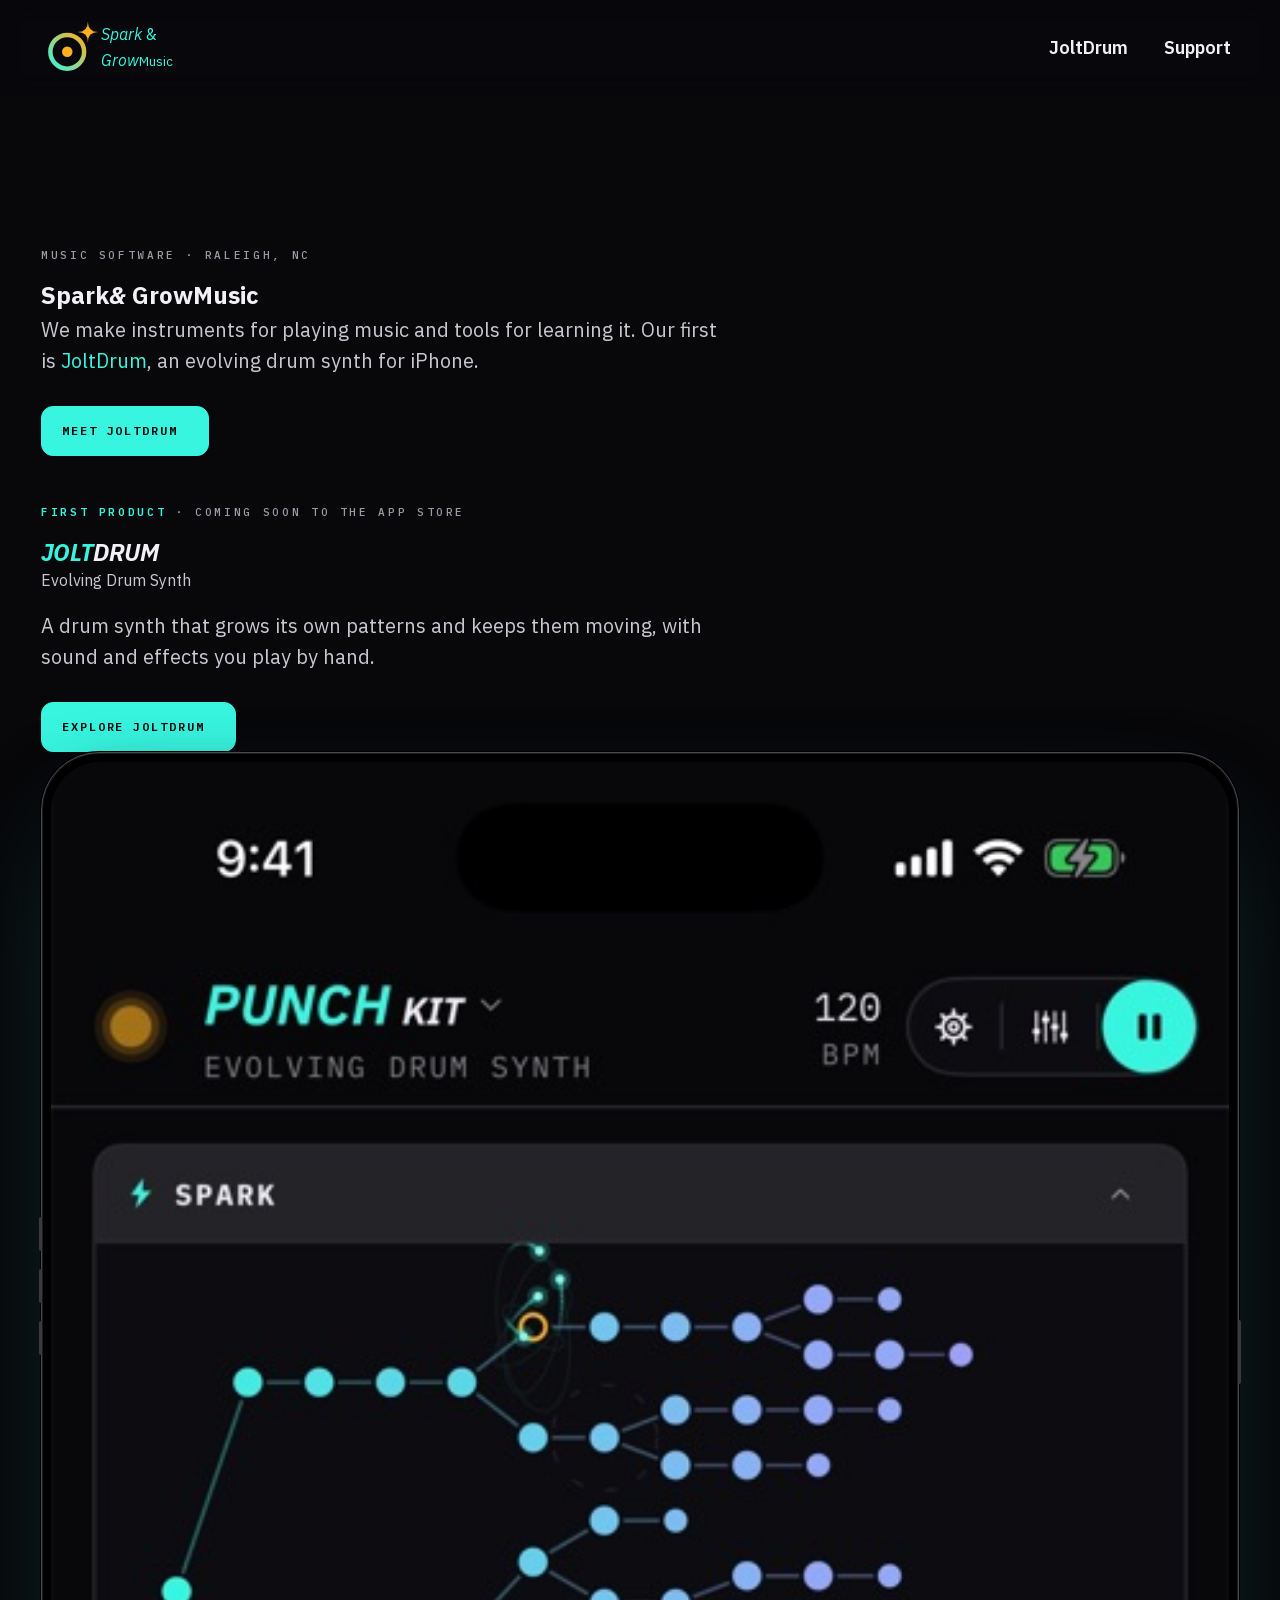
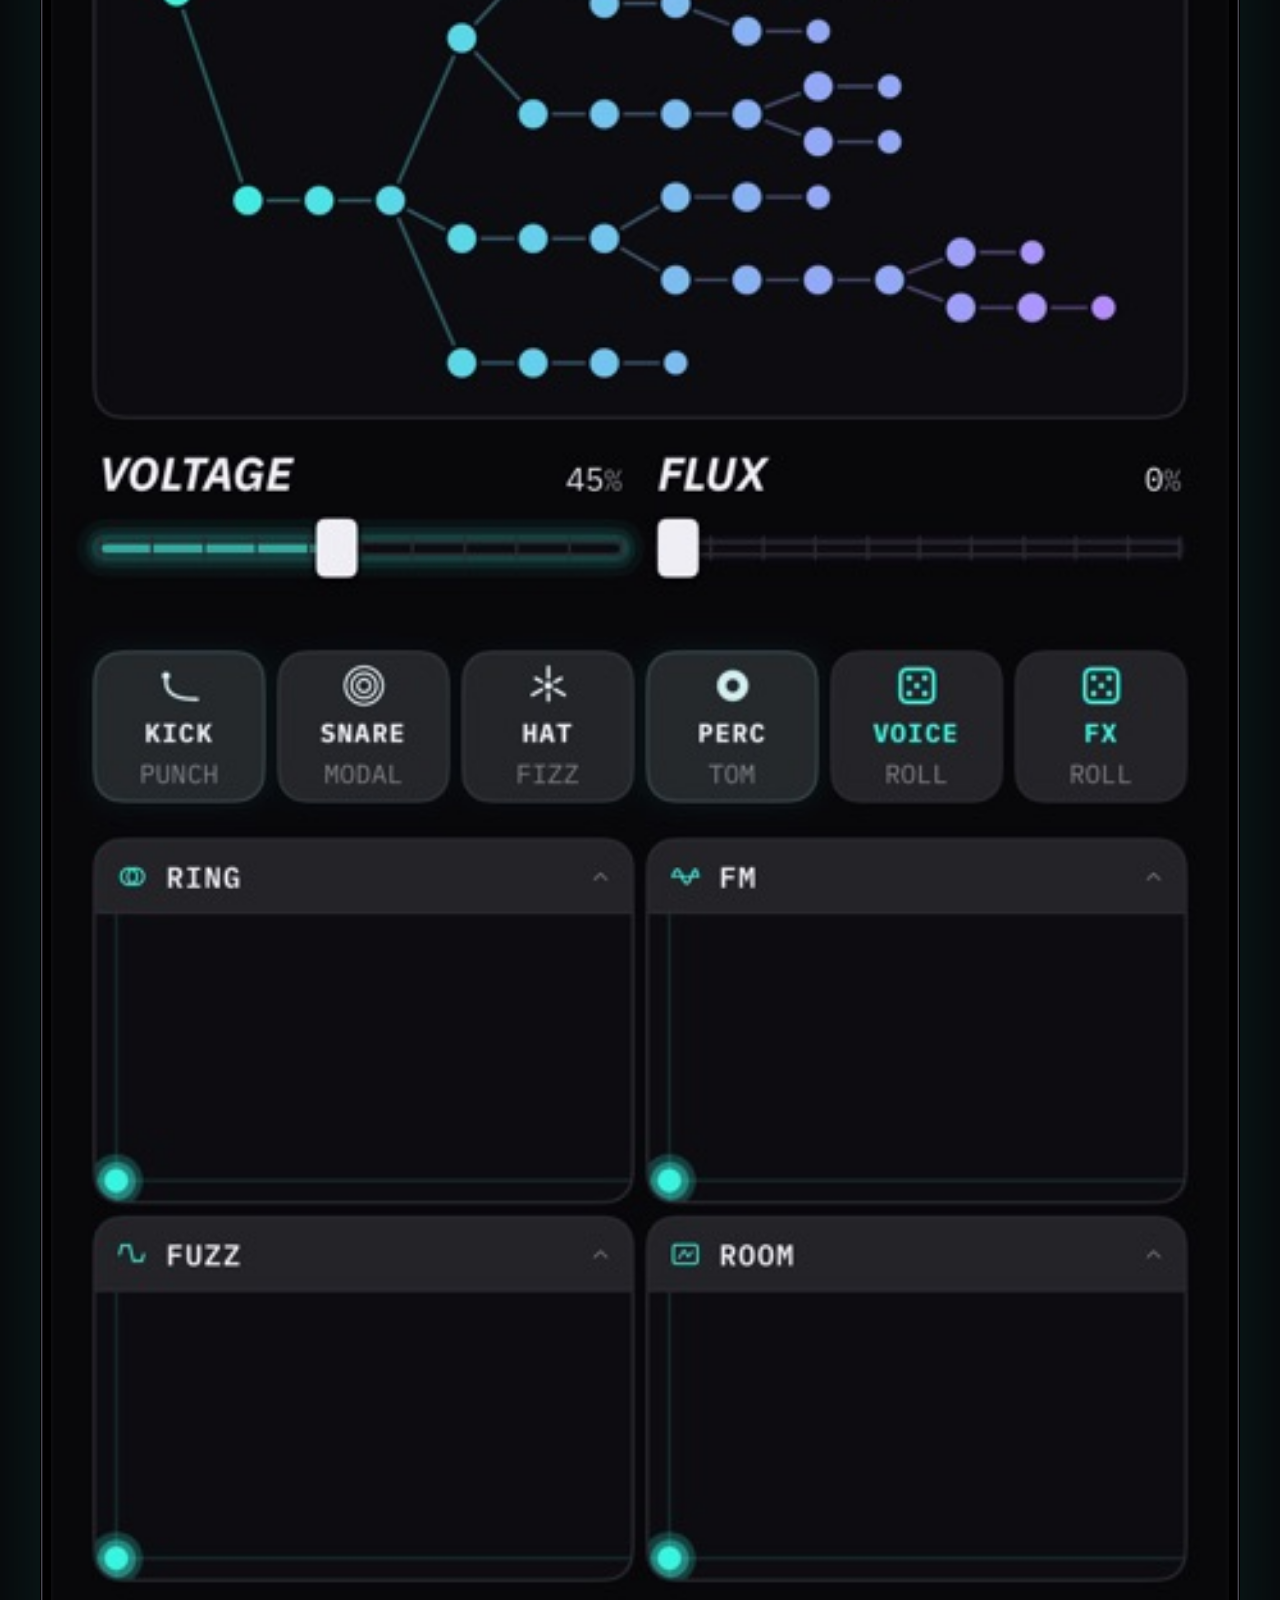
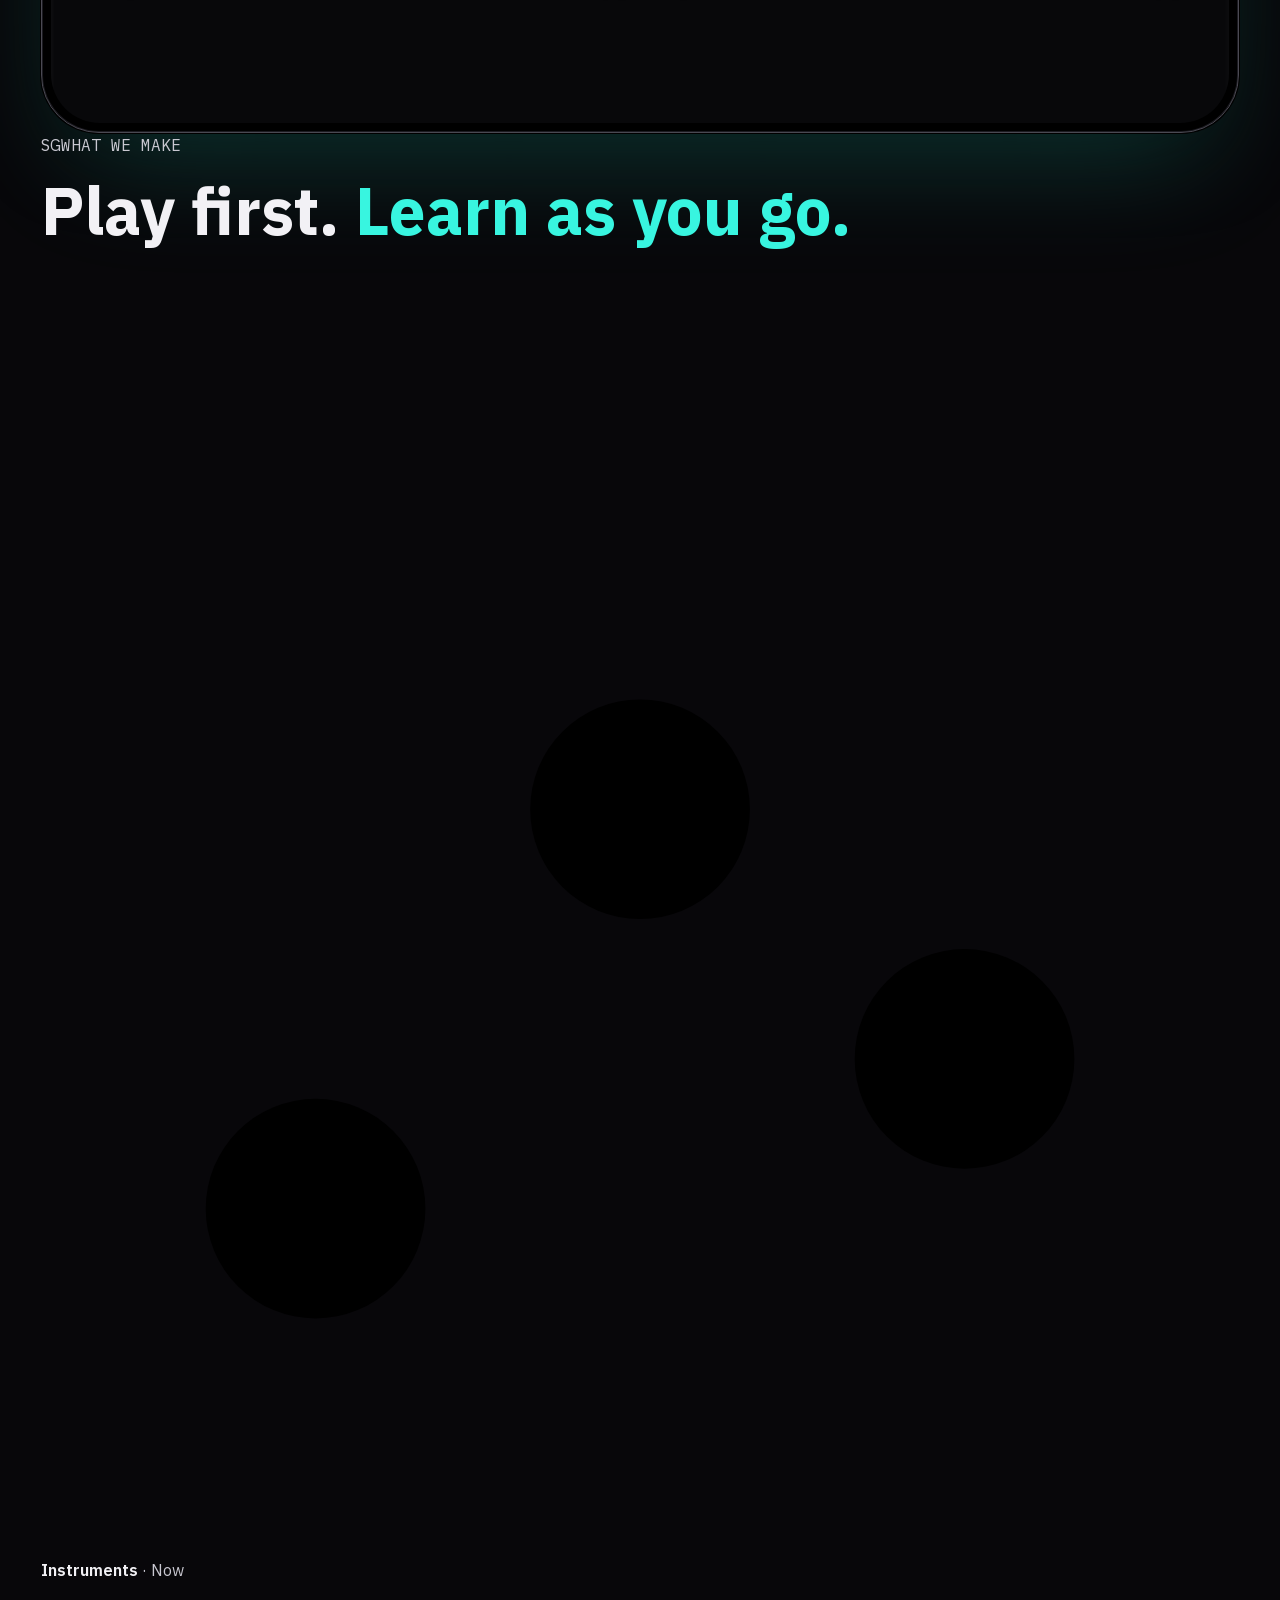
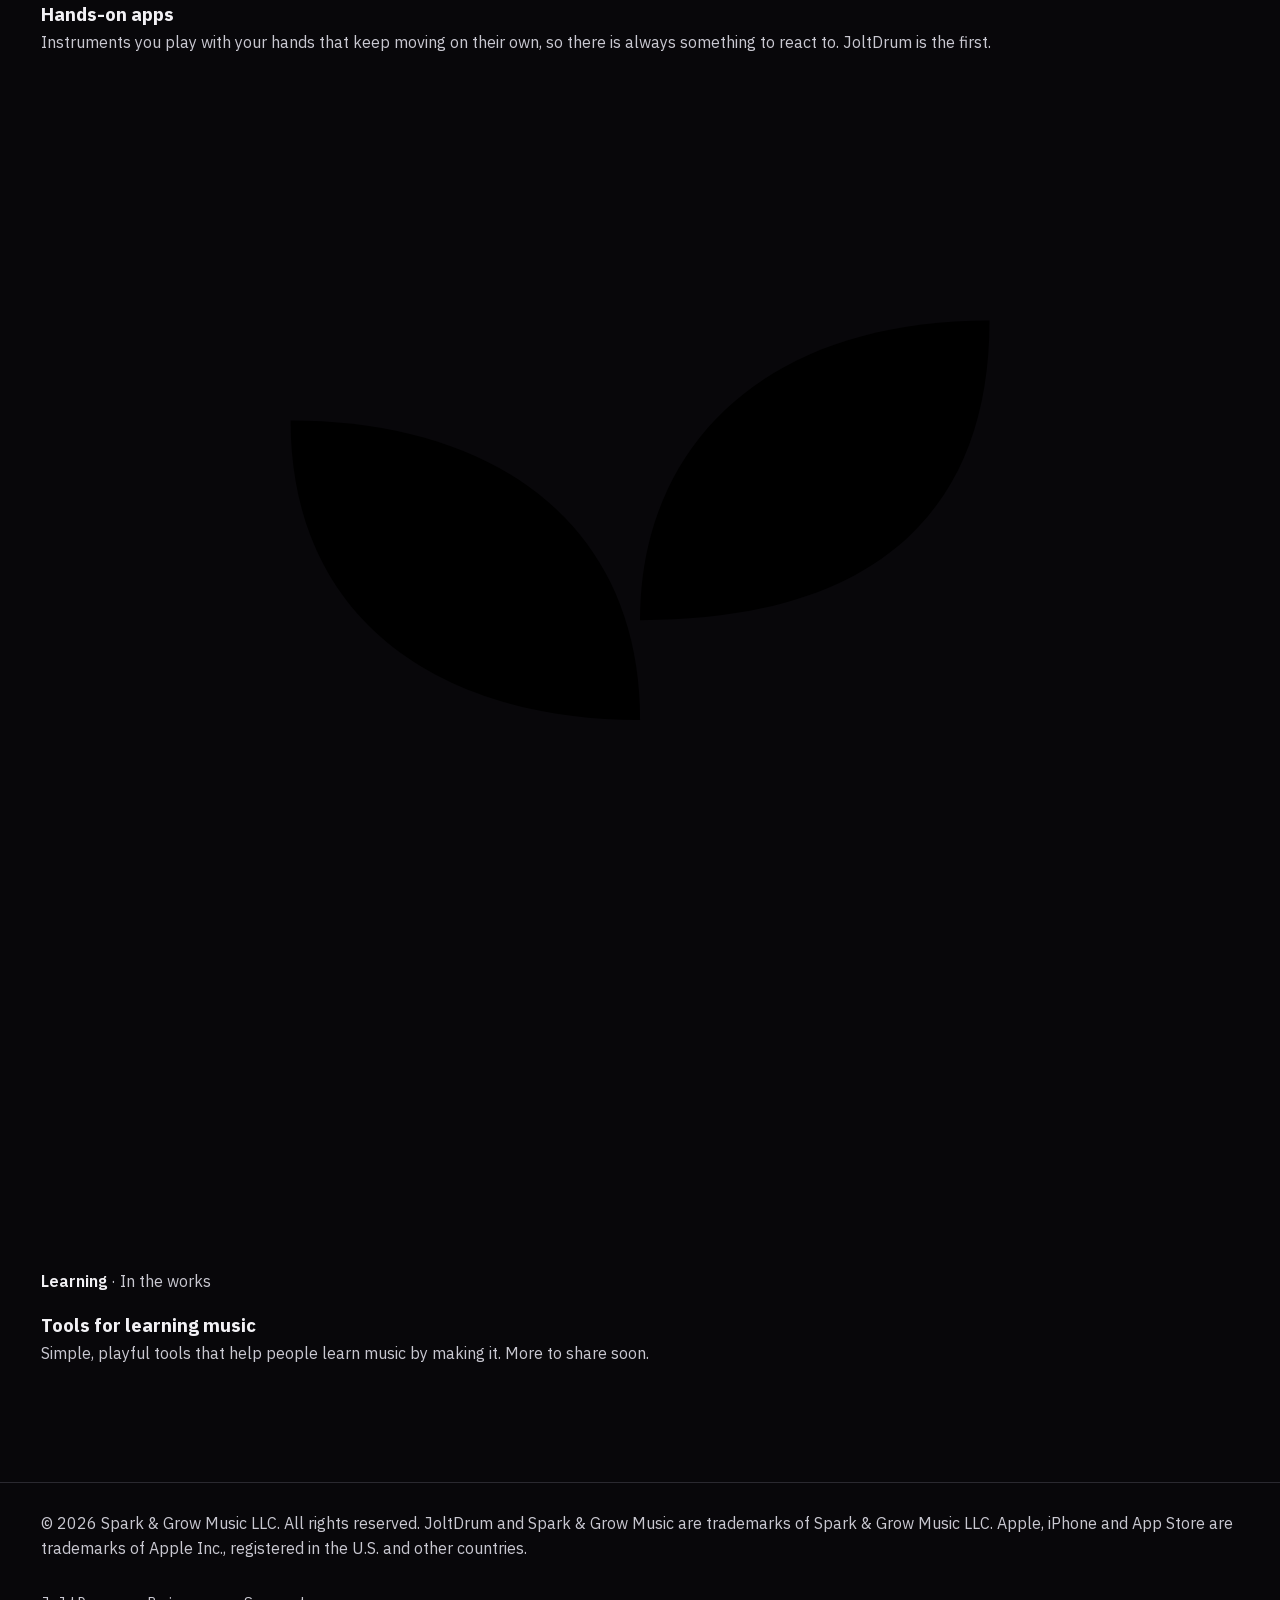
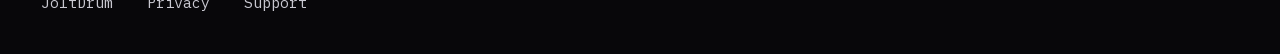
<file: index.html>
<!doctype html>
<html lang="en">
<head>
<meta charset="utf-8">
<meta name="viewport" content="width=device-width, initial-scale=1, viewport-fit=cover">
<title>Spark &amp; Grow Music</title>
<meta name="description" content="Spark &amp; Grow Music makes instruments for playing music and tools for learning it. Our first is JoltDrum, an evolving drum synth for iPhone.">
<link rel="canonical" href="https://sparkandgrowmusic.com/">
<meta name="robots" content="noai, noimageai">
<meta name="theme-color" content="#08070A">
<meta name="color-scheme" content="dark">
<link rel="icon" type="image/svg+xml" href="/assets/icons/sparkgrow.svg">
<link rel="icon" type="image/png" sizes="32x32" href="/assets/icons/sparkgrow-32.png">
<link rel="apple-touch-icon" href="/assets/icons/sparkgrow-180.png">
<meta property="og:type" content="website">
<meta property="og:site_name" content="Spark &amp; Grow Music">
<meta property="og:title" content="Spark &amp; Grow Music">
<meta property="og:description" content="Instruments for playing music and tools for learning it.">
<meta property="og:url" content="https://sparkandgrowmusic.com/">
<meta property="og:image" content="https://sparkandgrowmusic.com/assets/og-sparkgrow.jpg">
<meta property="og:image:width" content="1200">
<meta property="og:image:height" content="630">
<meta property="og:image:alt" content="Spark &amp; Grow Music">
<meta name="twitter:card" content="summary_large_image">
<meta name="twitter:title" content="Spark &amp; Grow Music">
<meta name="twitter:description" content="Instruments for playing music and tools for learning it.">
<meta name="twitter:image" content="https://sparkandgrowmusic.com/assets/og-sparkgrow.jpg">
<link rel="stylesheet" href="/assets/site.css">
<script>document.documentElement.classList.add('js')</script>
<script src="/assets/site.js" defer></script>
</head>
<body>
<a class="skip" href="#main">Skip to content</a>

<header class="top">
  <div class="wrap">
    <a class="sg" href="/" aria-label="Spark and Grow Music home"><svg viewBox="0 0 32 32" fill="none" aria-hidden="true"><defs><linearGradient id="sgring" x1="5" y1="27" x2="23" y2="9" gradientUnits="userSpaceOnUse"><stop offset="0" stop-color="#38F5E0"/><stop offset="1" stop-color="#FFB020"/></linearGradient></defs><circle cx="14" cy="18" r="9" stroke="url(#sgring)" stroke-width="2.4"/><circle cx="14" cy="18" r="2.8" fill="#FFB020"/><path d="M25 2Q25 7.5 30.5 7.5Q25 7.5 25 13Q25 7.5 19.5 7.5Q25 7.5 25 2Z" fill="#FFB020"/></svg><span class="name" aria-hidden="true"><i>Spark</i> &amp; <em>Grow</em><small>Music</small></span></a>
    <nav class="nav" aria-label="Main">
      <a href="/joltdrum/">JoltDrum</a>
      <a class="hide-s" href="/joltdrum/support/">Support</a>
    </nav>
  </div>
</header>

<main id="main">
<section class="co-hero" aria-labelledby="h-co">
  <div class="sky" aria-hidden="true"></div>
  <video class="tree" autoplay muted loop playsinline preload="auto" aria-hidden="true" disablepictureinpicture><source media="(max-width:900px)" src="/assets/grow-narrow.mp4" type="video/mp4"><source src="/assets/grow-wide.mp4" type="video/mp4"></video>
  <div class="wrap">
    <p class="eyebrow">Music software · Raleigh, NC</p>
    <h1 id="h-co" aria-label="Spark and Grow Music"><span class="s">Spark</span><span class="g"><em class="amp">&amp;</em> Grow</span><span class="m">Music</span></h1>
    <p class="lead">We make instruments for playing music and tools for learning it. Our first is <a href="/joltdrum/">JoltDrum</a>, an evolving drum synth for iPhone.</p>
    <div class="btns" style="margin-top:30px">
      <a class="btn primary" href="/joltdrum/">Meet JoltDrum
        <svg viewBox="0 0 24 24" fill="none" stroke="currentColor" stroke-width="2" stroke-linecap="round" stroke-linejoin="round" aria-hidden="true"><path d="M5 12h14M13 6l6 6-6 6"/></svg></a>
    </div>
  </div>
</section>

<section class="sec" style="padding-top:clamp(24px,4vw,48px)" aria-labelledby="h-jd">
  <div class="wrap">
    <div class="feature rv">
      <div class="txt">
        <p class="eyebrow" style="margin-bottom:18px"><b>First product</b> · Coming soon to the App Store</p>
        <h2 id="h-jd" class="word" aria-label="JoltDrum"><span class="jolt">JOLT</span><span class="drum">DRUM</span></h2>
        <p class="tag">Evolving Drum Synth</p>
        <p class="lead" style="margin:0 0 30px">A drum synth that grows its own patterns and keeps them moving, with sound and effects you play by hand.</p>
        <a class="btn primary" href="/joltdrum/">Explore JoltDrum
          <svg viewBox="0 0 24 24" fill="none" stroke="currentColor" stroke-width="2" stroke-linecap="round" stroke-linejoin="round" aria-hidden="true"><path d="M5 12h14M13 6l6 6-6 6"/></svg></a>
      </div>
      <div class="vis">
        <div class="phone"><img src="/assets/shots/home.jpg" width="460" height="1000" loading="lazy" alt="JoltDrum on iPhone"></div>
      </div>
    </div>
  </div>
</section>

<section class="sec" aria-labelledby="h-make">
  <div class="wrap">
    <div class="banner rv"><span class="idx">SG</span><span class="cap">What we make</span><span class="rule"></span></div>
    <h2 class="h2 rv" id="h-make" style="font-size:clamp(38px,5.4vw,66px)">Play first. <span class="k">Learn as you go.</span></h2>
    <div class="make">
      <article class="fc rv">
        <span class="ic"><svg viewBox="0 0 24 24" aria-hidden="true"><circle cx="5.5" cy="17" r="2.2"/><circle cx="12" cy="9" r="2.2"/><circle cx="18.5" cy="14" r="2.2"/><path d="M7.2 15.6L10.3 10.6M13.8 10.3L16.8 12.7"/></svg></span>
        <p class="st"><b>Instruments</b> · Now</p>
        <h3>Hands-on apps</h3>
        <p>Instruments you play with your hands that keep moving on their own, so there is always something to react to. JoltDrum is the first.</p>
      </article>
      <article class="fc learn rv">
        <span class="ic"><svg viewBox="0 0 24 24" aria-hidden="true"><path d="M12 20V11"/><path d="M12 13C12 9 9 7 5 7C5 11 8 13 12 13Z"/><path d="M12 11C12 7.5 14.5 5 19 5C19 9 16.5 11 12 11Z"/></svg></span>
        <p class="st"><b>Learning</b> · In the works</p>
        <h3>Tools for learning music</h3>
        <p>Simple, playful tools that help people learn music by making it. More to share soon.</p>
      </article>
    </div>
  </div>
</section>
</main>

<footer class="foot">
  <div class="wrap">
    <p>© 2026 Spark &amp; Grow Music LLC. All rights reserved. JoltDrum and Spark &amp; Grow Music are trademarks of Spark &amp; Grow Music LLC. Apple, iPhone and App Store are trademarks of Apple Inc., registered in the U.S. and other countries.</p>
    <nav aria-label="Footer">
      <a href="/joltdrum/">JoltDrum</a>
      <a href="/joltdrum/privacy/">Privacy</a>
      <a href="/joltdrum/support/">Support</a>
    </nav>
  </div>
</footer>
</body>
</html>
</file>
<file: assets/site.css>
@font-face{font-family:'IBM Plex Mono';font-style:normal;font-weight:400;font-display:swap;src:url(/assets/fonts/IBMPlexMono-400.woff2) format('woff2');unicode-range:U+0000-00FF, U+0131, U+0152-0153, U+02BB-02BC, U+02C6, U+02DA, U+02DC, U+0304, U+0308, U+0329, U+2000-206F, U+20AC, U+2122, U+2191, U+2193, U+2212, U+2215, U+FEFF, U+FFFD}@font-face{font-family:'IBM Plex Mono';font-style:normal;font-weight:500;font-display:swap;src:url(/assets/fonts/IBMPlexMono-500.woff2) format('woff2');unicode-range:U+0000-00FF, U+0131, U+0152-0153, U+02BB-02BC, U+02C6, U+02DA, U+02DC, U+0304, U+0308, U+0329, U+2000-206F, U+20AC, U+2122, U+2191, U+2193, U+2212, U+2215, U+FEFF, U+FFFD}@font-face{font-family:'IBM Plex Mono';font-style:normal;font-weight:600;font-display:swap;src:url(/assets/fonts/IBMPlexMono-600.woff2) format('woff2');unicode-range:U+0000-00FF, U+0131, U+0152-0153, U+02BB-02BC, U+02C6, U+02DA, U+02DC, U+0304, U+0308, U+0329, U+2000-206F, U+20AC, U+2122, U+2191, U+2193, U+2212, U+2215, U+FEFF, U+FFFD}@font-face{font-family:'IBM Plex Sans';font-style:italic;font-weight:400;font-display:swap;src:url(/assets/fonts/IBMPlexSans-Italic.woff2) format('woff2');unicode-range:U+0000-00FF, U+0131, U+0152-0153, U+02BB-02BC, U+02C6, U+02DA, U+02DC, U+0304, U+0308, U+0329, U+2000-206F, U+20AC, U+2122, U+2191, U+2193, U+2212, U+2215, U+FEFF, U+FFFD}@font-face{font-family:'IBM Plex Sans';font-style:italic;font-weight:700;font-display:swap;src:url(/assets/fonts/IBMPlexSans-Italic.woff2) format('woff2');unicode-range:U+0000-00FF, U+0131, U+0152-0153, U+02BB-02BC, U+02C6, U+02DA, U+02DC, U+0304, U+0308, U+0329, U+2000-206F, U+20AC, U+2122, U+2191, U+2193, U+2212, U+2215, U+FEFF, U+FFFD}@font-face{font-family:'IBM Plex Sans';font-style:normal;font-weight:400;font-display:swap;src:url(/assets/fonts/IBMPlexSans.woff2) format('woff2');unicode-range:U+0000-00FF, U+0131, U+0152-0153, U+02BB-02BC, U+02C6, U+02DA, U+02DC, U+0304, U+0308, U+0329, U+2000-206F, U+20AC, U+2122, U+2191, U+2193, U+2212, U+2215, U+FEFF, U+FFFD}@font-face{font-family:'IBM Plex Sans';font-style:normal;font-weight:500;font-display:swap;src:url(/assets/fonts/IBMPlexSans.woff2) format('woff2');unicode-range:U+0000-00FF, U+0131, U+0152-0153, U+02BB-02BC, U+02C6, U+02DA, U+02DC, U+0304, U+0308, U+0329, U+2000-206F, U+20AC, U+2122, U+2191, U+2193, U+2212, U+2215, U+FEFF, U+FFFD}@font-face{font-family:'IBM Plex Sans';font-style:normal;font-weight:600;font-display:swap;src:url(/assets/fonts/IBMPlexSans.woff2) format('woff2');unicode-range:U+0000-00FF, U+0131, U+0152-0153, U+02BB-02BC, U+02C6, U+02DA, U+02DC, U+0304, U+0308, U+0329, U+2000-206F, U+20AC, U+2122, U+2191, U+2193, U+2212, U+2215, U+FEFF, U+FFFD}@font-face{font-family:'IBM Plex Sans';font-style:normal;font-weight:700;font-display:swap;src:url(/assets/fonts/IBMPlexSans.woff2) format('woff2');unicode-range:U+0000-00FF, U+0131, U+0152-0153, U+02BB-02BC, U+02C6, U+02DA, U+02DC, U+0304, U+0308, U+0329, U+2000-206F, U+20AC, U+2122, U+2191, U+2193, U+2212, U+2215, U+FEFF, U+FFFD}:root{color-scheme:dark;--ground:#08070A;--panel:#141318;--card:#0E0D12;--key:#1B1A20;--line:#2A2930;--line2:#38363F;--kit:#38F5E0;--flux:#B58CFF;--path:#FFB020;--text:#F2F1F5;--body:#C9C8D1;--dim:#9C9BA6;--faint:#6E6D78;--sans:"IBM Plex Sans",-apple-system,system-ui,"Segoe UI",Roboto,"Helvetica Neue",Arial,sans-serif;--display:var(--sans);--mono:"IBM Plex Mono",ui-monospace,Menlo,Consolas,"Liberation Mono",monospace;--wrap:1400px;--gut:clamp(16px,3.2vw,46px);--r:14px}:root:not([data-theme="light"]),:root[data-theme="dark"]{color-scheme:dark}@media (prefers-color-scheme:dark){:root:not([data-theme="light"]){color-scheme:dark}}*,*::before,*::after{box-sizing:border-box}html{-webkit-text-size-adjust:100%;text-size-adjust:100%;scroll-behavior:smooth}@media (prefers-reduced-motion:reduce){html{scroll-behavior:auto}}body{margin:0;background:var(--ground);color:var(--body);font:16px/1.6 var(--sans);-webkit-font-smoothing:antialiased;-moz-osx-font-smoothing:grayscale;overflow-x:hidden;overflow-x:clip}img,svg,canvas{display:block;max-width:100%}a{color:var(--kit);text-decoration:none}a:hover{text-decoration:underline;text-underline-offset:3px;text-decoration-thickness:1px}p{margin:0 0 1em}b,strong{color:var(--text);font-weight:600}h1,h2,h3{margin:0;color:var(--text)}:focus{outline:none}:focus-visible{outline:2px solid var(--kit);outline-offset:3px;border-radius:6px}::selection{background:var(--kit);color:var(--ground)}.skip{position:absolute;left:12px;top:-60px;z-index:100;background:var(--kit);color:var(--ground);font:700 12px/1 var(--mono);letter-spacing:.12em;text-transform:uppercase;padding:12px 14px;border-radius:8px}.skip:focus{top:12px;text-decoration:none}.wrap{max-width:var(--wrap);margin:0 auto;padding:0 var(--gut)}.eyebrow,.cap{font-family:var(--mono);text-transform:uppercase}.eyebrow{font-size:11px;letter-spacing:.24em;color:var(--dim);font-weight:500}.eyebrow b{color:var(--kit);font-weight:600}.lead{font-size:clamp(17px,1.6vw,20px);line-height:1.55;color:var(--body);max-width:34em}.k{color:var(--kit)}.top{position:sticky;top:0;z-index:50;background:rgba(8,7,10,0);-webkit-backdrop-filter:saturate(140%) blur(14px);backdrop-filter:saturate(140%) blur(14px);border-bottom:1px solid transparent;transition:border-color .2s}.top.scrolled{border-bottom-color:var(--line);background:rgba(8,7,10,.8)}.top{transition:border-color .2s,background-color .2s}.top .wrap{display:flex;align-items:center;justify-content:space-between;gap:16px;height:96px}.word{display:inline-flex;align-items:baseline;font-family:var(--display);font-style:italic;font-weight:900;letter-spacing:-.02em;line-height:1;white-space:nowrap;text-transform:uppercase}.word .jolt{color:var(--kit)}.word .drum{color:var(--text)}.nav{display:flex;align-items:center;gap:clamp(4px,1.6vw,22px)}.nav a{font:600 18px/1 var(--sans);color:var(--text);padding:10px 8px;border-radius:10px;white-space:nowrap}.nav a:hover{text-decoration:none;color:var(--kit)}.nav a[aria-current="page"]{color:var(--kit)}.nav .soon{background:var(--kit);color:var(--ground);padding:11px 22px;border-radius:999px}.nav .soon:hover{color:var(--ground);filter:brightness(1.08)}.sg{display:inline-flex;align-items:center;flex:0 0 auto}.sg img{height:74px;width:auto}.jdtop .brand{display:flex;align-items:center;gap:14px;min-width:0;color:var(--text)}.jdtop .brand:hover{text-decoration:none}.jdtop .word{font-size:44px}.jdtop .by{display:flex;align-items:center;gap:4px;font:italic 400 20px/1 var(--sans);color:var(--dim)}.jdtop .by:hover{text-decoration:none}.jdtop .by img{height:52px;width:auto}.jdtop .rule{width:1px;height:40px;background:var(--line2);margin:0 6px}.jdtop .right{display:flex;align-items:center;gap:8px}@media (max-width:1000px){.jdtop .rule,.jdtop .nav .hide-s{display:none}.jdtop .word{font-size:34px}.jdtop .by img{height:42px}}@media (max-width:560px){.jdtop .word{font-size:24px}.jdtop .brand{gap:6px}.jdtop .by{font-size:14px;gap:0}.jdtop .by img{height:26px;width:26px}.jdtop .nav .hide-m{display:none}.nav a{font-size:16px;padding:10px 6px}.nav .soon{padding:10px 14px;font-size:14px}.sg img{height:44px}.top .wrap{height:68px}}@media (max-width:360px){.jdtop .by{display:none}}.btns{display:flex;flex-wrap:wrap;gap:12px;align-items:center}.btn{display:inline-flex;align-items:center;gap:10px;height:50px;padding:0 20px;border-radius:12px;font-family:var(--mono);font-size:12px;font-weight:700;letter-spacing:.16em;text-transform:uppercase;border:1px solid var(--line2);background:var(--key);color:var(--text);cursor:pointer;white-space:nowrap}.btn:hover{text-decoration:none;border-color:var(--dim)}.btn.primary{background:var(--kit);border-color:var(--kit);color:var(--ground)}.btn.primary:hover{filter:brightness(1.07)}.pill{display:inline-flex;align-items:center;justify-content:center;min-height:clamp(54px,5.4vw,72px);padding:12px clamp(28px,3vw,46px);border-radius:18px;background:var(--text);color:var(--ground);font:600 clamp(19px,1.9vw,26px)/1.2 var(--sans);text-align:center}.pill:hover{text-decoration:none;background:#fff}.pill.cyan{background:var(--kit);color:var(--ground);border-radius:16px;font-size:clamp(18px,2vw,24px);min-height:66px;padding:14px 34px;box-shadow:0 0 40px -6px rgba(56,245,224,.45)}.phone{position:relative;padding:9px;border-radius:58px;background:#000;border:1px solid #4a4952;box-shadow:0 0 0 1px #000,inset 0 0 0 1px #1c1b21,0 50px 120px -30px rgba(56,245,224,.22),0 30px 80px -20px rgba(0,0,0,.9)}.phone img{border-radius:49px;width:100%;height:auto;background:var(--panel)}.phone::before{content:"";position:absolute;right:-3px;top:22%;width:3px;height:64px;border-radius:0 2px 2px 0;background:#3a3940}.phone::after{content:"";position:absolute;left:-3px;top:18%;width:3px;height:34px;border-radius:2px 0 0 2px;background:#3a3940;box-shadow:0 52px 0 #3a3940,0 104px 0 #3a3940}@media (max-width:520px){.phone{border-radius:46px;padding:7px}.phone img{border-radius:39px}}section{position:relative}.foot{margin-top:clamp(72px,9vw,120px);border-top:1px solid var(--line);padding:28px 0 40px}.foot .wrap{display:flex;flex-wrap:wrap;gap:14px 28px;align-items:center;justify-content:space-between}.foot .c{margin:0;font:400 15px/1.5 var(--mono);color:var(--body)}.foot nav{display:flex;flex-wrap:wrap;gap:6px 34px}.foot nav a{font:400 15px/1.5 var(--mono);color:var(--body)}.foot nav a:hover{color:var(--kit)}.foot .tm{flex-basis:100%;margin:6px 0 0;font-size:12px;line-height:1.6;color:var(--faint)}.jd .foot{border-top-color:var(--line2);margin-top:clamp(24px,4vw,48px)}.jd .foot .c,.jd .foot nav a{font:500 16px/1.5 var(--sans);color:var(--text)}.home-top{position:relative;isolation:isolate;background:linear-gradient(180deg,rgba(8,7,10,0) 60%,var(--ground)) left top/1500px 1000px no-repeat,linear-gradient(90deg,rgba(8,7,10,0) 80%,var(--ground)) left top/1500px 1000px no-repeat,url(/assets/home/backdrop.jpg) left top/1500px 1000px no-repeat,var(--ground);margin-top:-96px;padding-top:96px}.hhero{display:grid;grid-template-columns:minmax(0,1fr) minmax(0,1.68fr);padding-top:clamp(40px,6vw,72px);padding-bottom:clamp(40px,5vw,64px)}.hhero .txt{grid-column:2}.hhero .eyebrow{font-size:clamp(13px,1.3vw,19px);letter-spacing:.2em;color:var(--text);margin:0 0 24px}.hhero h1{font:600 clamp(40px,5.4vw,78px)/1.06 var(--sans);letter-spacing:-.02em;margin:0 0 20px}.hhero .sub{font-size:clamp(18px,2.1vw,31px);line-height:1.3;color:var(--text);margin:0 0 34px}@media (max-width:860px){.home-top{margin-top:-68px;padding-top:68px;background:linear-gradient(180deg,rgba(8,7,10,0) 55%,var(--ground)) left top/100% 560px no-repeat,url(/assets/home/backdrop-s.jpg) 0 0/auto 560px no-repeat,var(--ground)}.hhero{grid-template-columns:minmax(0,1fr);padding-top:clamp(120px,36vw,200px)}.hhero .txt{grid-column:1}}.jdcard{display:grid;grid-template-columns:minmax(0,1.1fr) minmax(0,.9fr);height:clamp(420px,47vw,680px);overflow:hidden;border:1px solid var(--line2);border-radius:22px;background:rgba(14,13,18,.92)}.jdcard .txt{align-self:center;padding:clamp(28px,5vw,72px)}.jdcard .word{font-size:clamp(54px,8.6vw,124px);letter-spacing:-.035em;display:block;margin-bottom:22px}.jdcard .soon{font-size:clamp(19px,2.3vw,33px);color:var(--body);margin:0 0 40px}.jdcard .vis{position:relative}.jdcard .phone{position:absolute;left:50%;top:28px;width:min(84%,450px);transform:translateX(-46%)}@media (max-width:860px){.jdcard{grid-template-columns:minmax(0,1fr);height:auto}.jdcard .vis{height:clamp(300px,82vw,460px);overflow:hidden}.jdcard .phone{width:min(76%,320px)}}.make{padding-top:clamp(64px,8vw,96px)}.make h2{font:600 clamp(36px,5vw,72px)/1.08 var(--sans);letter-spacing:-.02em;margin:0 0 clamp(28px,3.4vw,44px)}.make .two{display:grid;grid-template-columns:repeat(2,minmax(0,1fr));gap:clamp(14px,2.2vw,28px)}.make .c{border:1px solid var(--line2);border-radius:22px;background:var(--card);padding:clamp(26px,3.4vw,48px);min-height:clamp(180px,19.5vw,280px)}.make .c p{margin:0;font:600 clamp(22px,2.8vw,40px)/1.2 var(--sans);color:var(--text);letter-spacing:-.01em;max-width:16em}@media (max-width:760px){.make .two{grid-template-columns:minmax(0,1fr)}.make .c{min-height:0}}.jd{background:var(--ground)}.jd .sky{position:absolute;left:0;top:0;width:100%;height:100%;z-index:-1;pointer-events:none;overflow:visible}.jd .sky path{fill:none;stroke-width:4;stroke-linecap:round;vector-effect:non-scaling-stroke}.jd .sky .t{filter:drop-shadow(0 0 10px rgba(56,245,224,.9)) drop-shadow(0 0 30px rgba(56,245,224,.5))}.jd .sky .v{filter:drop-shadow(0 0 10px rgba(181,140,255,.9)) drop-shadow(0 0 30px rgba(181,140,255,.5))}.jd .sky .a{filter:drop-shadow(0 0 10px rgba(255,176,32,.9)) drop-shadow(0 0 30px rgba(255,176,32,.5))}@media (max-width:760px){.jd .sky{display:none}.jdmain{background:radial-gradient(90% 40% at 100% 0%,rgba(56,245,224,.10),transparent 70%),radial-gradient(90% 30% at 0% 60%,rgba(181,140,255,.10),transparent 70%)}}.jdmain{position:relative;isolation:isolate;overflow:hidden;overflow:clip;padding-bottom:48px}.jhero{display:grid;grid-template-columns:minmax(0,1.3fr) minmax(0,.7fr);gap:clamp(24px,4vw,56px);align-items:center;padding-top:clamp(24px,3vw,40px)}.jhero h1{font-family:var(--display);font-style:italic;font-weight:900;text-transform:uppercase;letter-spacing:-.035em;line-height:.92;font-size:clamp(46px,8vw,118px);margin:0 0 30px -.04em}.jhero h1 span{display:block;white-space:nowrap}.jhero h1 .k{color:var(--kit);text-shadow:0 0 50px rgba(56,245,224,.3)}.jhero .lead{font-size:clamp(19px,2.2vw,32px);line-height:1.3;color:var(--text);max-width:20em;margin:0 0 36px}.jhero .phone{width:min(100%,400px);justify-self:end}@media (max-width:860px){.jhero{grid-template-columns:minmax(0,1fr)}.jhero .phone{justify-self:center;width:min(80%,340px)}}.panel{max-width:1000px;margin:clamp(40px,5vw,64px) auto 0;border:1px solid #5a4b86;border-radius:26px;overflow:hidden;background:#0d0c11;box-shadow:0 0 0 1px rgba(181,140,255,.15),0 30px 90px -20px rgba(181,140,255,.35)}.panel img{width:100%;height:auto}.feats{display:grid;grid-template-columns:repeat(3,minmax(0,1fr));margin:clamp(44px,5vw,64px) auto 0;max-width:1100px}.feats li{display:flex;align-items:center;gap:18px;padding:6px clamp(16px,3vw,40px);border-left:1px solid var(--line2)}.feats li:first-child{border-left:0}.feats .s{font:italic 900 clamp(34px,4vw,52px)/1 var(--display);letter-spacing:-.04em;flex:0 0 auto}.feats li:nth-child(1) .s{color:var(--kit)}.feats li:nth-child(2) .s{color:var(--flux)}.feats li:nth-child(3) .s{color:var(--path)}.feats p{margin:0;font:italic 900 clamp(20px,2.2vw,30px)/1.12 var(--display);color:var(--text);letter-spacing:-.01em}.feats{list-style:none;padding:0}@media (max-width:760px){.feats{grid-template-columns:minmax(0,1fr);gap:18px}.feats li{border-left:0;padding:0}}.get{display:flex;align-items:center;justify-content:center;gap:clamp(24px,5vw,56px);margin-top:clamp(56px,7vw,88px)}.get .icon{width:clamp(130px,14vw,190px);height:auto;border-radius:22%;border:2px solid rgba(181,140,255,.7);box-shadow:0 0 34px rgba(181,140,255,.5),0 0 60px rgba(56,245,224,.15)}.get .rule{width:1px;align-self:stretch;background:var(--line2)}@media (max-width:640px){.get{flex-direction:column}.get .rule{display:none}}.jdmain>.wrap,.jdmain>section{position:relative}.js .rv{opacity:0;transform:translateY(18px);transition:opacity .7s ease,transform .7s cubic-bezier(.2,.7,.2,1)}.js .rv.in{opacity:1;transform:none}@media (prefers-reduced-motion:reduce){.js .rv{opacity:1;transform:none;transition:none}}.doc{max-width:820px;margin:0 auto;padding:clamp(40px,7vw,90px) var(--gut) 0}.doc h1{font-family:var(--display);font-style:italic;font-weight:900;text-transform:uppercase;letter-spacing:-.035em;line-height:.9;font-size:clamp(48px,8vw,92px);margin:16px 0 18px}.doc .meta{display:flex;flex-wrap:wrap;gap:8px;margin:0 0 34px}.doc .meta span{font-family:var(--mono);font-size:10.5px;letter-spacing:.16em;text-transform:uppercase;color:var(--dim);border:1px solid var(--line2);border-radius:7px;padding:7px 10px}.doc .meta span b{color:var(--text);font-weight:600}.doc .short{background:var(--panel);border:1px solid var(--line);border-left:3px solid var(--kit);border-radius:12px;padding:18px 20px;margin:0 0 40px;font-size:17px;color:var(--text)}.doc .short p:last-child{margin:0}.doc h2{font-family:var(--mono);font-size:12px;font-weight:600;letter-spacing:.2em;text-transform:uppercase;color:var(--kit);margin:40px 0 12px;display:flex;align-items:center;gap:12px}.doc h2::after{content:"";flex:1;height:1px;background:var(--line)}.doc p,.doc li{font-size:16px;color:var(--body)}.doc ul{padding-left:1.2em;margin:0 0 1em}.doc li{margin:0 0 .4em}.contact{display:grid;grid-template-columns:minmax(0,1fr) auto;gap:18px;align-items:center;background:var(--panel);border:1px solid var(--line);border-radius:var(--r);padding:22px 24px;margin:0 0 10px}.contact .addr{font-family:var(--mono);font-size:clamp(14px,2.2vw,18px);color:var(--text);letter-spacing:.02em;word-break:break-all}.contact .lbl{font-family:var(--mono);font-size:10.5px;letter-spacing:.18em;color:var(--dim);text-transform:uppercase;margin-bottom:6px}@media (max-width:560px){.contact{grid-template-columns:minmax(0,1fr)}}.faq{border-top:1px solid var(--line)}.faq .q{border-bottom:1px solid var(--line)}.faq h3{margin:0;padding:18px 2px 8px;font:600 17px/1.4 var(--sans);color:var(--text)}.faq .a{padding:0 2px 18px;max-width:44em}.faq .a p:last-child{margin:0}.lost{position:relative;min-height:calc(100vh - 96px);display:flex;align-items:center;overflow:hidden;isolation:isolate;background:var(--ground)}.lost .wrap{width:100%}video.tree{display:block;object-fit:cover;mix-blend-mode:screen;pointer-events:none}.lost .tree{position:absolute;top:0;left:50%;width:50%;height:100%;z-index:-1;opacity:.8;-webkit-mask-image:linear-gradient(90deg,transparent,#000 40%);mask-image:linear-gradient(90deg,transparent,#000 40%)}@media (max-width:760px){.lost .tree{left:0;width:100%;top:auto;bottom:0;height:40%;opacity:.5}.lost{align-items:flex-start;padding-top:40px}}.lost .big{font-family:var(--display);font-style:italic;font-weight:900;letter-spacing:-.05em;line-height:.8;font-size:clamp(120px,24vw,300px);color:var(--text);margin:18px 0 22px -.04em}.lost .big span{color:var(--path)}@media (max-width:560px){.top .nav .hide-s{display:none}}.v2{background:#FFB020;color:#08070A;padding:0 6px;border-radius:4px;font:600 .8em/1.4 var(--mono)}.jdsec{margin-top:clamp(64px,8vw,120px)}.jdsplit{display:grid;grid-template-columns:minmax(0,1fr) minmax(0,1fr);gap:clamp(28px,5vw,72px);align-items:center}.jdsplit.rev .txt{order:2}.jdsec h2{font:italic 900 clamp(34px,4.6vw,64px)/1 var(--display);letter-spacing:-.03em;text-transform:uppercase;margin:0 0 20px}.jdlead{font-size:clamp(18px,1.8vw,24px);line-height:1.35;color:var(--text);margin:0 0 26px}.jdlist{list-style:none;padding:0;margin:0 0 22px;border-top:1px solid var(--line)}.jdlist li{display:grid;grid-template-columns:7.5em minmax(0,1fr);gap:16px;padding:12px 0;border-bottom:1px solid var(--line)}.jdlist b{font:600 13px/1.9 var(--mono);letter-spacing:.14em;text-transform:uppercase;color:var(--kit)}.jdlist span{color:var(--body)}.jdnote{color:var(--dim);margin:0}.jdshot{margin:0;border-radius:22px;overflow:hidden}.jdshot img{width:100%;height:auto}.jdsplit>.jdshot{max-width:460px;justify-self:center}.jdpair{display:grid;gap:18px}.jdfacts{margin-top:clamp(56px,7vw,96px)}.jdfacts ul{list-style:none;padding:0;margin:0;display:grid;grid-template-columns:repeat(4,minmax(0,1fr));border:1px solid var(--line2);border-radius:var(--r)}.jdfacts li{padding:20px 22px;border-left:1px solid var(--line2)}.jdfacts li:first-child{border-left:0}.jdfacts b{display:block;font:italic 900 clamp(22px,2.4vw,32px)/1.1 var(--display);color:var(--text)}.jdfacts span{font:500 12px/1.5 var(--mono);letter-spacing:.12em;text-transform:uppercase;color:var(--dim)}@media (max-width:860px){.jdsplit{grid-template-columns:minmax(0,1fr)}.jdsplit.rev .txt{order:0}.jdfacts ul{grid-template-columns:repeat(2,minmax(0,1fr))}.jdfacts li:nth-child(3){border-left:0}.jdfacts li:nth-child(n+3){border-top:1px solid var(--line2)}}@media (max-width:420px){.jdlist li{grid-template-columns:minmax(0,1fr);gap:2px}}
.jdhero li{padding:clamp(22px,3vw,36px) clamp(18px,2.4vw,28px)}.jdhero b{font-size:clamp(48px,7vw,96px);line-height:1;color:var(--kit);margin-bottom:10px}
</file>
